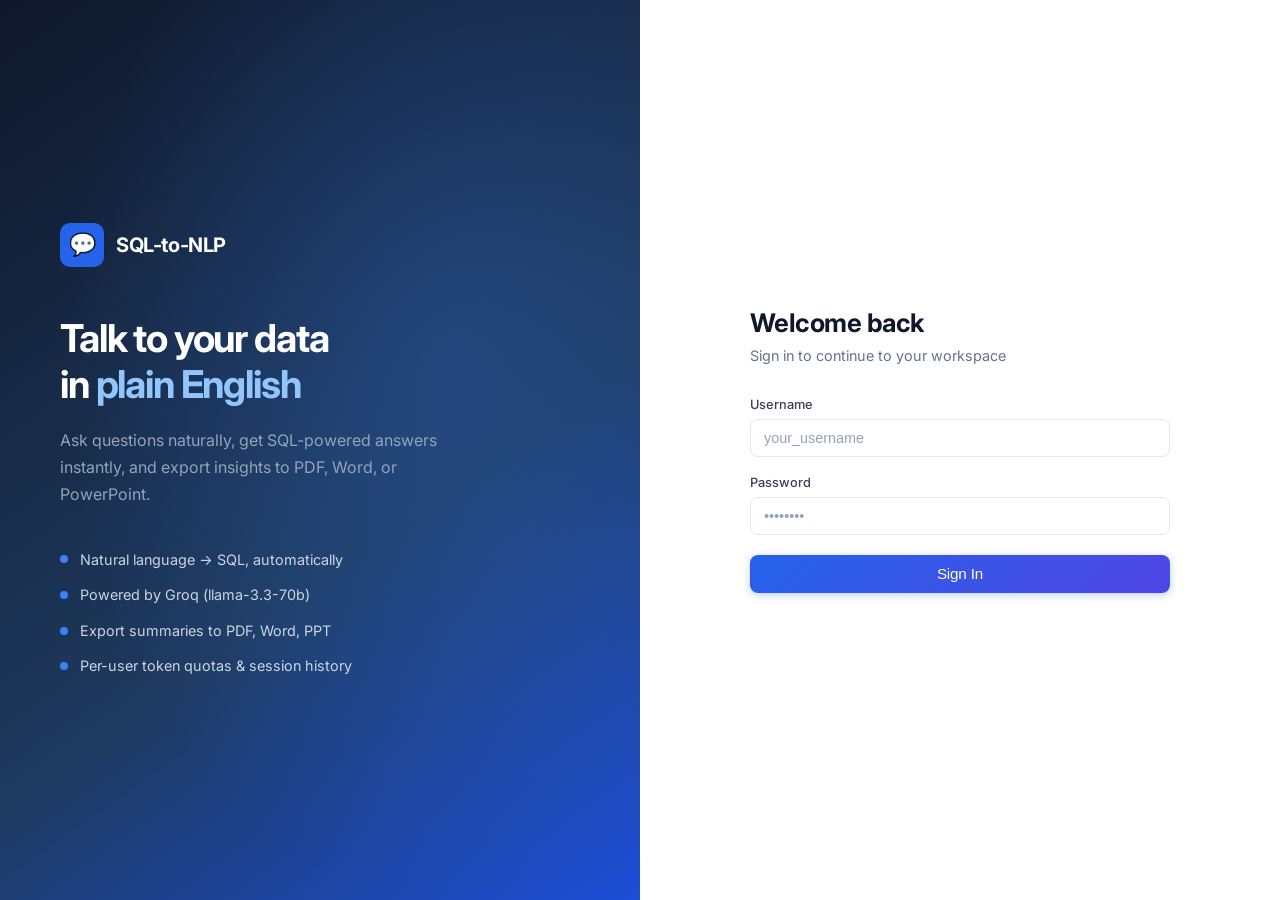
<file: frontend/index.html>
<!DOCTYPE html>
<html lang="en">
<head>
  <meta charset="UTF-8">
  <meta name="viewport" content="width=device-width, initial-scale=1.0">
  <title>SQL-to-NLP — Sign In</title>
  <link rel="preconnect" href="https://fonts.googleapis.com">
  <link rel="preconnect" href="https://fonts.gstatic.com" crossorigin>
  <link href="https://fonts.googleapis.com/css2?family=Inter:wght@400;500;600;700&display=swap" rel="stylesheet">
  <link rel="stylesheet" href="css/main.css">
  <link rel="stylesheet" href="css/auth.css">
</head>
<body>

<div class="auth-page">
  <!-- Hero panel -->
  <div class="auth-hero">
    <div class="hero-content">
      <div class="hero-logo">
        <div class="hero-logo-icon">💬</div>
        <span class="hero-logo-name">SQL-to-NLP</span>
      </div>
      <h1 class="hero-tagline">Talk to your data<br>in <span>plain English</span></h1>
      <p class="hero-desc">
        Ask questions naturally, get SQL-powered answers instantly,
        and export insights to PDF, Word, or PowerPoint.
      </p>
      <div class="hero-features">
        <div class="hero-feature"><div class="hero-feature-dot"></div>Natural language → SQL, automatically</div>
        <div class="hero-feature"><div class="hero-feature-dot"></div>Powered by Groq (llama-3.3-70b)</div>
        <div class="hero-feature"><div class="hero-feature-dot"></div>Export summaries to PDF, Word, PPT</div>
        <div class="hero-feature"><div class="hero-feature-dot"></div>Per-user token quotas &amp; session history</div>
      </div>
    </div>
  </div>

  <!-- Form panel -->
  <div class="auth-form-panel">
    <div class="auth-card">
      <h1 class="auth-card-title">Welcome back</h1>
      <p class="auth-card-sub">Sign in to continue to your workspace</p>

      <!-- Login form -->
      <form id="panel-login" novalidate>
        <div class="form-group">
          <label class="form-label" for="login-username">Username</label>
          <input class="input" id="login-username" type="text" placeholder="your_username" autocomplete="username" required>
          <span class="form-error" id="login-username-err"></span>
        </div>
        <div class="form-group">
          <label class="form-label" for="login-password">Password</label>
          <input class="input" id="login-password" type="password" placeholder="••••••••" autocomplete="current-password" required>
          <span class="form-error" id="login-password-err"></span>
        </div>
        <button class="btn btn-primary btn-auth" id="login-btn" type="submit">
          Sign In
        </button>
      </form>

      <div id="toast-container"></div>
    </div>
  </div>
</div>

<script type="module">
  import { handleLogin, isLoggedIn } from './js/auth.js';
  import { showToast } from './js/toast.js';

  // Redirect if already logged in
  if (isLoggedIn()) window.location.href = '/chat.html';

  // ── Login submit ─────────────────────────────────────────────────────
  document.getElementById('panel-login').addEventListener('submit', async (e) => {
    e.preventDefault();
    const username = document.getElementById('login-username').value.trim();
    const password = document.getElementById('login-password').value;
    if (!username || !password) { showToast('Please fill in all fields', 'error'); return; }

    const btn = document.getElementById('login-btn');
    await handleLogin(username, password, (loading) => {
      btn.disabled = loading;
      btn.innerHTML = loading
        ? '<span class="spinner"></span> Signing in…'
        : 'Sign In';
    });
  });
</script>
</body>
</html>
</file>
<file: frontend/css/main.css>
/* ── Reset & base ─────────────────────────────────────────────────────── */
*, *::before, *::after { box-sizing: border-box; margin: 0; padding: 0; }

:root {
  /* Brand */
  --blue-50:  #eff6ff;
  --blue-100: #dbeafe;
  --blue-200: #bfdbfe;
  --blue-300: #93c5fd;
  --blue-400: #60a5fa;
  --blue-500: #3b82f6;
  --blue-600: #2563eb;
  --blue-700: #1d4ed8;
  --indigo-500:#6366f1;
  --indigo-600:#4f46e5;
  --violet-500:#8b5cf6;

  /* Neutrals */
  --gray-50:  #f9fafb;
  --gray-100: #f3f4f6;
  --gray-200: #e5e7eb;
  --gray-300: #d1d5db;
  --gray-400: #9ca3af;
  --gray-500: #6b7280;
  --gray-600: #4b5563;
  --gray-700: #374151;
  --gray-800: #1f2937;
  --gray-900: #111827;

  /* Semantic */
  --green-400: #4ade80;
  --green-500: #22c55e;
  --green-600: #16a34a;
  --yellow-500:#eab308;
  --red-400:   #f87171;
  --red-500:   #ef4444;

  /* Surfaces — light mode */
  --bg:         #ffffff;
  --bg-2:       #f8fafc;
  --bg-3:       #f1f5f9;
  --bg-chat:    #1e2030;
  --border:     #e2e8f0;
  --border-2:   rgba(0,0,0,.06);
  --text:       #0f172a;
  --text-muted: #64748b;
  --text-faint: #94a3b8;

  /* Sidebar — deep dark */
  --sidebar-bg:       #080e1d;
  --sidebar-border:   rgba(255,255,255,.05);
  --sidebar-text:     #94a3b8;
  --sidebar-hover:    rgba(255,255,255,.06);
  --sidebar-active:   rgba(59,130,246,.18);
  --sidebar-active-t: #93c5fd;
  --sidebar-w:        268px;

  /* Shadows */
  --shadow-xs: 0 1px 2px rgba(0,0,0,.05);
  --shadow-sm: 0 1px 3px rgba(0,0,0,.08), 0 1px 2px rgba(0,0,0,.04);
  --shadow:    0 4px 16px rgba(0,0,0,.08), 0 2px 6px rgba(0,0,0,.04);
  --shadow-lg: 0 10px 40px rgba(0,0,0,.12), 0 4px 12px rgba(0,0,0,.06);
  --shadow-xl: 0 20px 60px rgba(0,0,0,.16), 0 8px 24px rgba(0,0,0,.08);
  --shadow-bubble: 0 2px 12px rgba(0,0,0,.07), 0 1px 3px rgba(0,0,0,.05);
  --shadow-input:  0 4px 24px rgba(0,0,0,.08), 0 1px 4px rgba(0,0,0,.04);
  --glow-blue: 0 0 0 3px rgba(59,130,246,.18), 0 4px 20px rgba(37,99,235,.15);

  /* Radii */
  --radius-xs: 4px;
  --radius-sm: 8px;
  --radius:    12px;
  --radius-lg: 18px;
  --radius-xl: 24px;

  /* Motion */
  --ease:  cubic-bezier(.4,0,.2,1);
  --ease-spring: cubic-bezier(.34,1.56,.64,1);
  --dur:   160ms;
  --dur-md:240ms;

  /* Layout */
  --header-h: 58px;
}

html { font-size: 16px; -webkit-font-smoothing: antialiased; -moz-osx-font-smoothing: grayscale; }

body {
  font-family: 'Inter', system-ui, -apple-system, sans-serif;
  background: var(--bg);
  color: var(--text);
  line-height: 1.5;
  height: 100dvh;
  overflow: hidden;
}

/* ── Scrollbar ────────────────────────────────────────────────────────── */
::-webkit-scrollbar { width: 4px; height: 4px; }
::-webkit-scrollbar-track { background: transparent; }
::-webkit-scrollbar-thumb { background: var(--gray-300); border-radius: 99px; }
::-webkit-scrollbar-thumb:hover { background: var(--gray-400); }

/* ── Typography ───────────────────────────────────────────────────────── */
h1,h2,h3,h4 { line-height: 1.25; font-weight: 600; letter-spacing: -.02em; }
a { color: var(--blue-600); text-decoration: none; }
a:hover { text-decoration: underline; }
code, pre { font-family: 'JetBrains Mono','Fira Code','Courier New', monospace; }

/* ── Button system ────────────────────────────────────────────────────── */
.btn {
  display: inline-flex; align-items: center; gap: 6px;
  padding: 8px 16px; border-radius: var(--radius-sm);
  font-size: .875rem; font-weight: 500; cursor: pointer;
  border: 1px solid transparent; transition: all var(--dur) var(--ease);
  white-space: nowrap; line-height: 1; letter-spacing: -.01em;
}
.btn:disabled { opacity: .5; cursor: not-allowed; }
.btn-primary {
  background: linear-gradient(135deg, var(--blue-600), var(--indigo-600));
  color: #fff; border-color: transparent;
  box-shadow: 0 2px 8px rgba(37,99,235,.3);
}
.btn-primary:hover:not(:disabled) {
  background: linear-gradient(135deg, var(--blue-700), #4338ca);
  box-shadow: 0 4px 16px rgba(37,99,235,.4);
  transform: translateY(-1px);
}
.btn-secondary {
  background: var(--bg); color: var(--text); border-color: var(--border);
  box-shadow: var(--shadow-xs);
}
.btn-secondary:hover:not(:disabled) { background: var(--bg-3); box-shadow: var(--shadow-sm); }
.btn-ghost { background: transparent; color: var(--text-muted); }
.btn-ghost:hover:not(:disabled) { background: var(--bg-3); color: var(--text); }
.btn-danger { background: transparent; color: var(--red-500); border-color: rgba(239,68,68,.3); }
.btn-danger:hover:not(:disabled) { background: #fef2f2; border-color: var(--red-500); }
.btn-sm { padding: 5px 10px; font-size: .8rem; }
.btn-icon { padding: 7px; border-radius: var(--radius-sm); }

/* ── Form controls ────────────────────────────────────────────────────── */
.input {
  width: 100%; padding: 10px 13px;
  border: 1.5px solid var(--border); border-radius: var(--radius-sm);
  background: var(--bg); color: var(--text); font-size: .9rem;
  transition: border-color var(--dur) var(--ease), box-shadow var(--dur) var(--ease);
  outline: none;
}
.input:focus { border-color: var(--blue-500); box-shadow: var(--glow-blue); }
.input::placeholder { color: var(--text-faint); }

/* ── Badge ────────────────────────────────────────────────────────────── */
.badge {
  display: inline-flex; align-items: center;
  padding: 2px 8px; border-radius: 99px;
  font-size: .7rem; font-weight: 600; letter-spacing: .03em; text-transform: uppercase;
}
.badge-blue  { background: var(--blue-50);  color: var(--blue-700); border: 1px solid var(--blue-100); }
.badge-green { background: #dcfce7; color: var(--green-600); border: 1px solid #bbf7d0; }
.badge-gray  { background: var(--bg-3); color: var(--gray-600); border: 1px solid var(--border); }
.badge-purple{ background: #f5f3ff; color: #6d28d9; border: 1px solid #ede9fe; }

/* ── Toast ────────────────────────────────────────────────────────────── */
#toast-container {
  position: fixed; bottom: 24px; right: 24px;
  display: flex; flex-direction: column; gap: 8px; z-index: 9999;
  pointer-events: none;
}
.toast {
  display: flex; align-items: center; gap: 10px;
  padding: 12px 16px; border-radius: var(--radius);
  background: #0f172a; color: #f1f5f9;
  font-size: .875rem; box-shadow: var(--shadow-xl);
  animation: toast-in var(--dur-md) var(--ease-spring);
  max-width: 360px; pointer-events: all;
  border: 1px solid rgba(255,255,255,.08);
}
.toast.error   { background: #1c0a0a; border-left: 3px solid var(--red-500); }
.toast.success { background: #071a0f; border-left: 3px solid var(--green-500); }
.toast.info    { background: #060e24; border-left: 3px solid var(--blue-500); }
@keyframes toast-in {
  from { opacity:0; transform: translateX(16px) scale(.96); }
  to   { opacity:1; transform: translateX(0) scale(1); }
}

/* ── Spinner ──────────────────────────────────────────────────────────── */
.spinner {
  width: 18px; height: 18px;
  border: 2px solid rgba(255,255,255,.25);
  border-top-color: #fff;
  border-radius: 50%;
  animation: spin .65s linear infinite;
  flex-shrink: 0;
}
.spinner-dark {
  border-color: rgba(0,0,0,.1);
  border-top-color: var(--blue-600);
}
@keyframes spin { to { transform: rotate(360deg); } }

/* ── Utility ──────────────────────────────────────────────────────────── */
.sr-only { position:absolute; width:1px; height:1px; overflow:hidden; clip:rect(0,0,0,0); }
.truncate { overflow:hidden; white-space:nowrap; text-overflow:ellipsis; }
.flex-center { display:flex; align-items:center; justify-content:center; }
</file>
<file: frontend/css/auth.css>
/* ── Auth page layout ─────────────────────────────────────────────────── */
.auth-page {
  min-height: 100dvh;
  display: grid;
  grid-template-columns: 1fr 1fr;
  overflow: hidden;
}

/* Left panel — brand hero */
.auth-hero {
  background: linear-gradient(145deg, #0f172a 0%, #1e3a5f 60%, #1d4ed8 100%);
  display: flex; flex-direction: column;
  align-items: flex-start; justify-content: center;
  padding: 60px;
  position: relative; overflow: hidden;
}
.auth-hero::before {
  content: '';
  position: absolute; inset: 0;
  background: radial-gradient(ellipse 60% 60% at 70% 40%, rgba(59,130,246,.25), transparent);
}
.hero-content { position: relative; z-index: 1; }

.hero-logo {
  display: flex; align-items: center; gap: 12px;
  margin-bottom: 48px;
}
.hero-logo-icon {
  width: 44px; height: 44px;
  background: var(--blue-600); border-radius: 10px;
  display: flex; align-items: center; justify-content: center;
  font-size: 22px;
}
.hero-logo-name {
  font-size: 1.25rem; font-weight: 700; color: #fff; letter-spacing: -.02em;
}

.hero-tagline {
  font-size: 2.4rem; font-weight: 700; color: #fff;
  line-height: 1.2; margin-bottom: 20px; letter-spacing: -.03em;
}
.hero-tagline span { color: #93c5fd; }

.hero-desc {
  font-size: 1rem; color: #94a3b8; line-height: 1.7; max-width: 380px;
}

.hero-features {
  margin-top: 40px;
  display: flex; flex-direction: column; gap: 14px;
}
.hero-feature {
  display: flex; align-items: center; gap: 12px;
  font-size: .9rem; color: #cbd5e1;
}
.hero-feature-dot {
  width: 8px; height: 8px; border-radius: 50%;
  background: var(--blue-500); flex-shrink: 0;
}

/* Right panel — form */
.auth-form-panel {
  display: flex; flex-direction: column;
  align-items: center; justify-content: center;
  padding: 40px;
  background: var(--bg);
  overflow-y: auto;
}

.auth-card {
  width: 100%; max-width: 420px;
}

.auth-card-title {
  font-size: 1.6rem; font-weight: 700; color: var(--text);
  margin-bottom: 6px; letter-spacing: -.02em;
}
.auth-card-sub {
  font-size: .9rem; color: var(--text-muted); margin-bottom: 28px;
}

/* Tabs */
.auth-tabs {
  display: flex; gap: 0;
  border: 1px solid var(--border); border-radius: var(--radius-sm);
  padding: 3px; margin-bottom: 28px;
  background: var(--bg-3);
}
.auth-tab {
  flex: 1; padding: 8px 0;
  text-align: center; font-size: .875rem; font-weight: 500;
  cursor: pointer; border-radius: 5px; color: var(--text-muted);
  border: none; background: transparent;
  transition: all var(--dur) var(--ease);
}
.auth-tab.active {
  background: var(--bg); color: var(--text);
  box-shadow: var(--shadow-sm);
}

/* Form fields */
.form-group { margin-bottom: 16px; }
.form-label {
  display: block; font-size: .8rem; font-weight: 500;
  color: var(--gray-700); margin-bottom: 5px;
}
.form-error {
  font-size: .78rem; color: var(--red-500); margin-top: 4px;
  display: none;
}
.form-error.show { display: block; }

/* Tier selector */
.tier-grid {
  display: grid; grid-template-columns: 1fr 1fr;
  gap: 8px; margin-top: 4px;
}
.tier-option {
  border: 1.5px solid var(--border); border-radius: var(--radius-sm);
  padding: 10px 12px; cursor: pointer;
  transition: all var(--dur) var(--ease);
}
.tier-option:hover { border-color: var(--blue-400); }
.tier-option.selected { border-color: var(--blue-600); background: var(--blue-50); }
.tier-option input { display: none; }
.tier-name { font-size: .85rem; font-weight: 600; color: var(--text); }
.tier-tokens { font-size: .75rem; color: var(--text-muted); }

.btn-auth {
  width: 100%; padding: 10px; font-size: .95rem;
  justify-content: center; margin-top: 4px;
}

.auth-divider {
  text-align: center; font-size: .8rem; color: var(--text-muted);
  margin: 16px 0; position: relative;
}
.auth-divider::before, .auth-divider::after {
  content: ''; position: absolute; top: 50%;
  width: 40%; height: 1px; background: var(--border);
}
.auth-divider::before { left: 0; }
.auth-divider::after { right: 0; }

/* Responsive */
@media (max-width: 768px) {
  .auth-page { grid-template-columns: 1fr; }
  .auth-hero { display: none; }
  .auth-form-panel { padding: 24px; }
}
</file>
